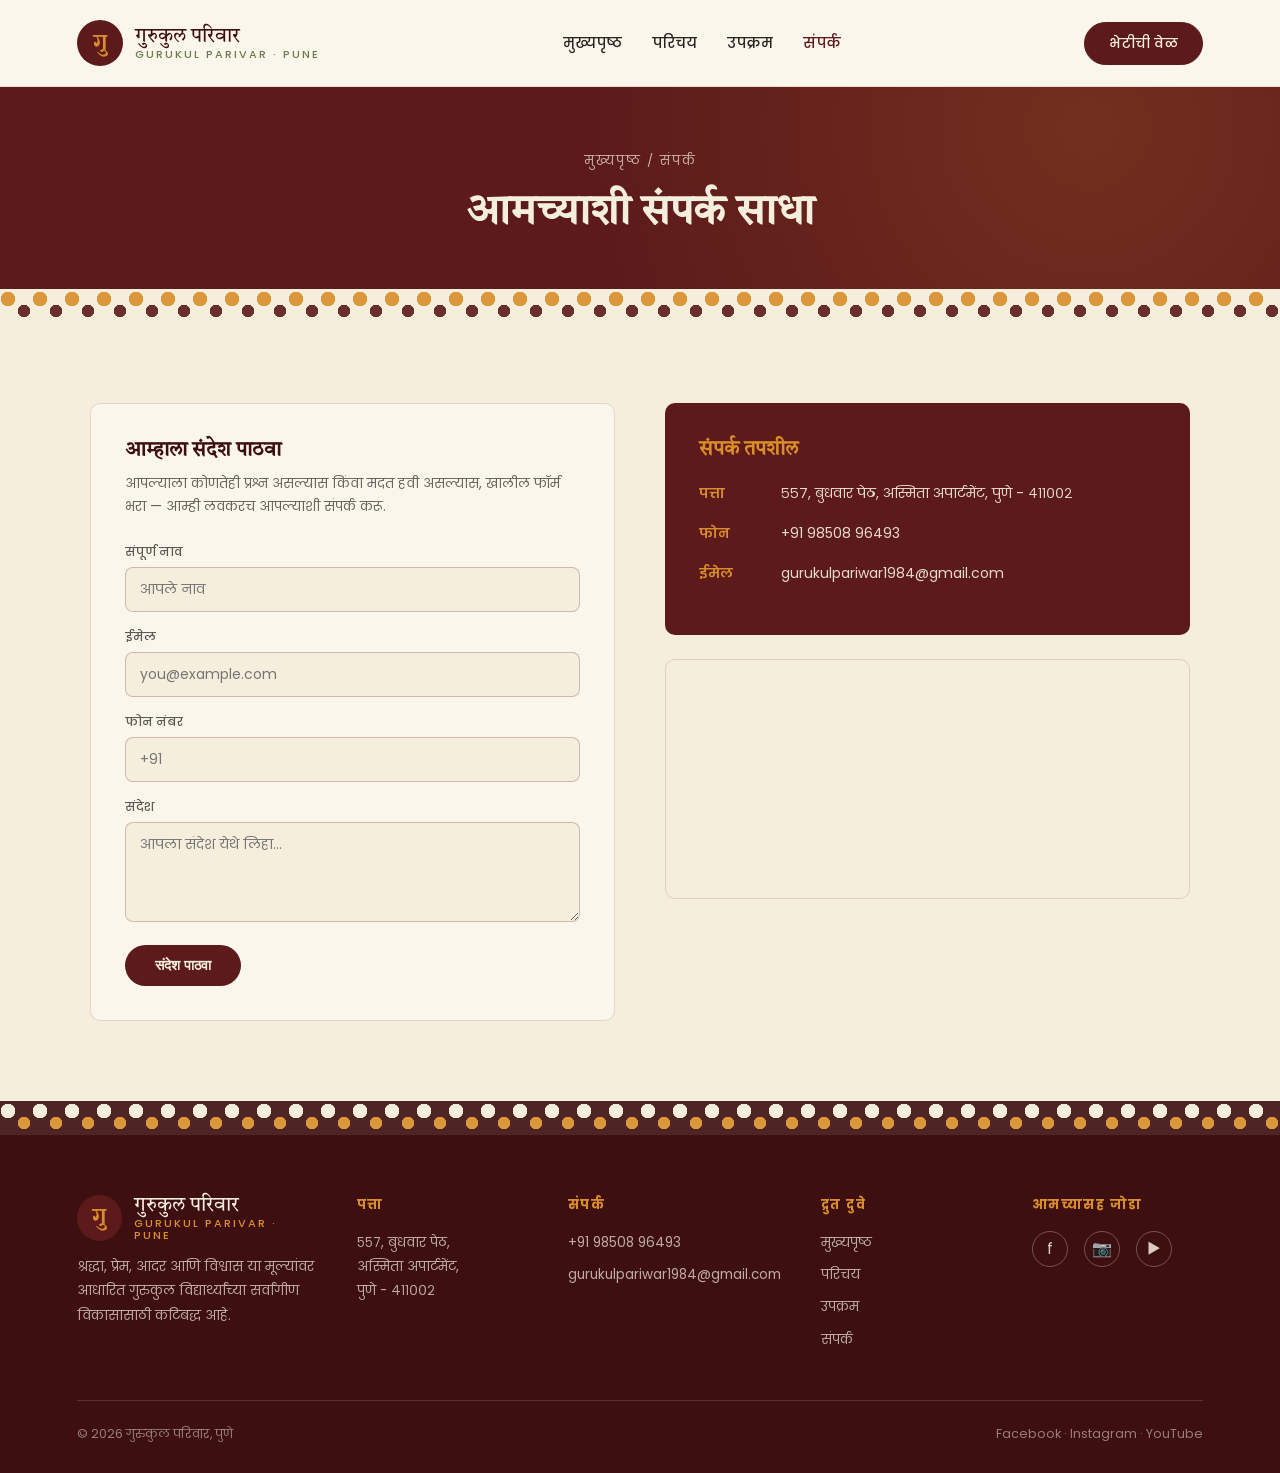
<file: contact.html>
<!DOCTYPE html>
<html lang="mr">
<head>
<meta charset="UTF-8">
<meta name="viewport" content="width=device-width, initial-scale=1.0">
<title>संपर्क | Gurukul Parivar Pune</title>
<link rel="preconnect" href="https://fonts.googleapis.com">
<link href="https://fonts.googleapis.com/css2?family=Yatra+One&family=Tiro+Devanagari+Marathi:ital@0;1&family=Poppins:wght@300;400;500;600&family=Noto+Sans+Devanagari:wght@400;500;600&display=swap" rel="stylesheet">
<link rel="stylesheet" href="styles.css">
<style>
  .contact-wrap{max-width:1100px;margin:0 auto;display:grid;grid-template-columns:1fr 1fr;gap:50px;}
  .contact-form-card{background:var(--ivory-soft);border:1px solid rgba(92,26,27,0.14);border-radius:10px;padding:34px;}
  .contact-form-card h3{font-family:'Tiro Devanagari Marathi',serif;font-size:20px;color:var(--maroon-dark);margin-bottom:8px;}
  .contact-form-card .sub{font-size:13.5px;color:var(--ink);opacity:0.7;margin-bottom:24px;line-height:1.7;}
  .field{margin-bottom:16px;}
  .field label{display:block;font-size:12.5px;color:var(--ink);opacity:0.75;margin-bottom:6px;font-weight:500;}
  .field input, .field textarea{
    width:100%;padding:11px 14px;border:1px solid rgba(92,26,27,0.25);
    border-radius:8px;background:var(--ivory);font-family:inherit;font-size:14px;color:var(--ink);
  }
  .field textarea{resize:vertical;min-height:100px;}
  .field input:focus, .field textarea:focus{outline:none;border-color:var(--turmeric);}
  .submit-btn{
    background:var(--maroon);color:var(--ivory);border:none;
    padding:12px 30px;border-radius:30px;font-size:14px;font-weight:600;cursor:pointer;
    transition:background .2s;
  }
  .submit-btn:hover{background:var(--turmeric);color:var(--maroon-dark);}

  .info-card{background:var(--maroon);color:var(--ivory);border-radius:10px;padding:34px;margin-bottom:24px;}
  .info-card h3{font-family:'Tiro Devanagari Marathi',serif;font-size:20px;color:var(--turmeric);margin-bottom:18px;}
  .info-row{display:flex;gap:12px;margin-bottom:16px;font-size:14px;line-height:1.7;color:rgba(246,238,221,0.9);}
  .info-row .lbl{color:var(--turmeric);font-weight:600;min-width:70px;}
  .map-frame{border-radius:10px;overflow:hidden;border:1px solid rgba(92,26,27,0.14);height:240px;}
  .map-frame iframe{width:100%;height:100%;border:0;}

  @media (max-width:900px){
    .contact-wrap{grid-template-columns:1fr;}
    .footer-grid{grid-template-columns:1fr 1fr;}
  }
</style>
</head>
<body>

<header>
  <a href="index.html" class="logo-wrap">
    <div class="logo-mark">गु</div>
    <div class="logo-text">गुरुकुल परिवार<span>GURUKUL PARIVAR · PUNE</span></div>
  </a>
  <nav>
    <a href="index.html">मुख्यपृष्ठ</a>
    <a href="about.html">परिचय</a>
    <a href="events.html">उपक्रम</a>
    <a href="contact.html" class="active">संपर्क</a>
  </nav>
  <a href="contact.html" class="cta-btn">भेटीची वेळ</a>
</header>

<section class="page-hero">
  <div class="crumb">मुख्यपृष्ठ / संपर्क</div>
  <h1>आमच्याशी संपर्क साधा</h1>
</section>
<div class="garland"></div>

<section>
  <div class="contact-wrap">
    <div class="contact-form-card">
      <h3>आम्हाला संदेश पाठवा</h3>
      <p class="sub">आपल्याला कोणतेही प्रश्न असल्यास किंवा मदत हवी असल्यास, खालील फॉर्म भरा — आम्ही लवकरच आपल्याशी संपर्क करू.</p>
      <form onsubmit="event.preventDefault(); this.querySelector('.submit-btn').textContent='पाठवले ✓';">
        <div class="field"><label>संपूर्ण नाव</label><input type="text" placeholder="आपले नाव" required></div>
        <div class="field"><label>ईमेल</label><input type="email" placeholder="you@example.com" required></div>
        <div class="field"><label>फोन नंबर</label><input type="tel" placeholder="+91"></div>
        <div class="field"><label>संदेश</label><textarea placeholder="आपला संदेश येथे लिहा..." required></textarea></div>
        <button type="submit" class="submit-btn">संदेश पाठवा</button>
      </form>
    </div>
    <div>
      <div class="info-card">
        <h3>संपर्क तपशील</h3>
        <div class="info-row"><span class="lbl">पत्ता</span><span>५५७, बुधवार पेठ, अस्मिता अपार्टमेंट, पुणे - ४११००२</span></div>
        <div class="info-row"><span class="lbl">फोन</span><span>+91 98508 96493</span></div>
        <div class="info-row"><span class="lbl">ईमेल</span><span>gurukulpariwar1984@gmail.com</span></div>
      </div>
      <div class="map-frame">
        <iframe src="https://www.google.com/maps/embed?pb=!1m18!1m12!1m3!1d3783.2432967206805!2d73.8584786!3d18.5179045!2m3!1f0!2f0!3f0!3m2!1i1024!2i768!4f13.1!3m3!1m2!1s0x3bc2c100225518ff%3A0x27208738dee369d8!2sAsmita%20Apartment!5e0!3m2!1sen!2sin!4v1766332782440!5m2!1sen!2sin" loading="lazy"></iframe>
      </div>
    </div>
  </div>
</section>

<div class="garland light" style="background-color:var(--maroon-dark);"></div>

<footer>
  <div class="footer-grid">
    <div>
      <div class="logo-wrap" style="margin-bottom:14px;">
        <div class="logo-mark">गु</div>
        <div class="logo-text" style="color:var(--ivory);">गुरुकुल परिवार<span style="color:var(--turmeric);">GURUKUL PARIVAR · PUNE</span></div>
      </div>
      <p>श्रद्धा, प्रेम, आदर आणि विश्वास या मूल्यांवर आधारित गुरुकुल विद्यार्थ्यांच्या सर्वांगीण विकासासाठी कटिबद्ध आहे.</p>
    </div>
    <div>
      <h5>पत्ता</h5>
      <p>५५७, बुधवार पेठ,<br>अस्मिता अपार्टमेंट,<br>पुणे - ४११००२</p>
    </div>
    <div>
      <h5>संपर्क</h5>
      <ul>
        <li>+91 98508 96493</li>
        <li>gurukulpariwar1984@gmail.com</li>
      </ul>
    </div>
    <div>
      <h5>द्रुत दुवे</h5>
      <ul>
        <li><a href="index.html">मुख्यपृष्ठ</a></li>
        <li><a href="about.html">परिचय</a></li>
        <li><a href="events.html">उपक्रम</a></li>
        <li><a href="contact.html">संपर्क</a></li>
      </ul>
    </div>
    <div>
      <h5>आमच्यासह जोडा</h5>
      <div class="social-links">
        <a href="https://www.facebook.com/profile.php?id=100006376236905" target="_blank" rel="noopener" title="Facebook">f</a>
        <a href="https://www.instagram.com/pariwargurukul/" target="_blank" rel="noopener" title="Instagram">📷</a>
        <a href="https://www.youtube.com/@gurukulpariwarpune5432" target="_blank" rel="noopener" title="YouTube">▶</a>
      </div>
    </div>
  </div>
  <div class="footer-bottom">
    <span>© 2026 गुरुकुल परिवार, पुणे</span>
    <span>Facebook · Instagram · YouTube</span>
  </div>
</footer>

  <script src="site.js"></script>
</body>
</html>
</file>
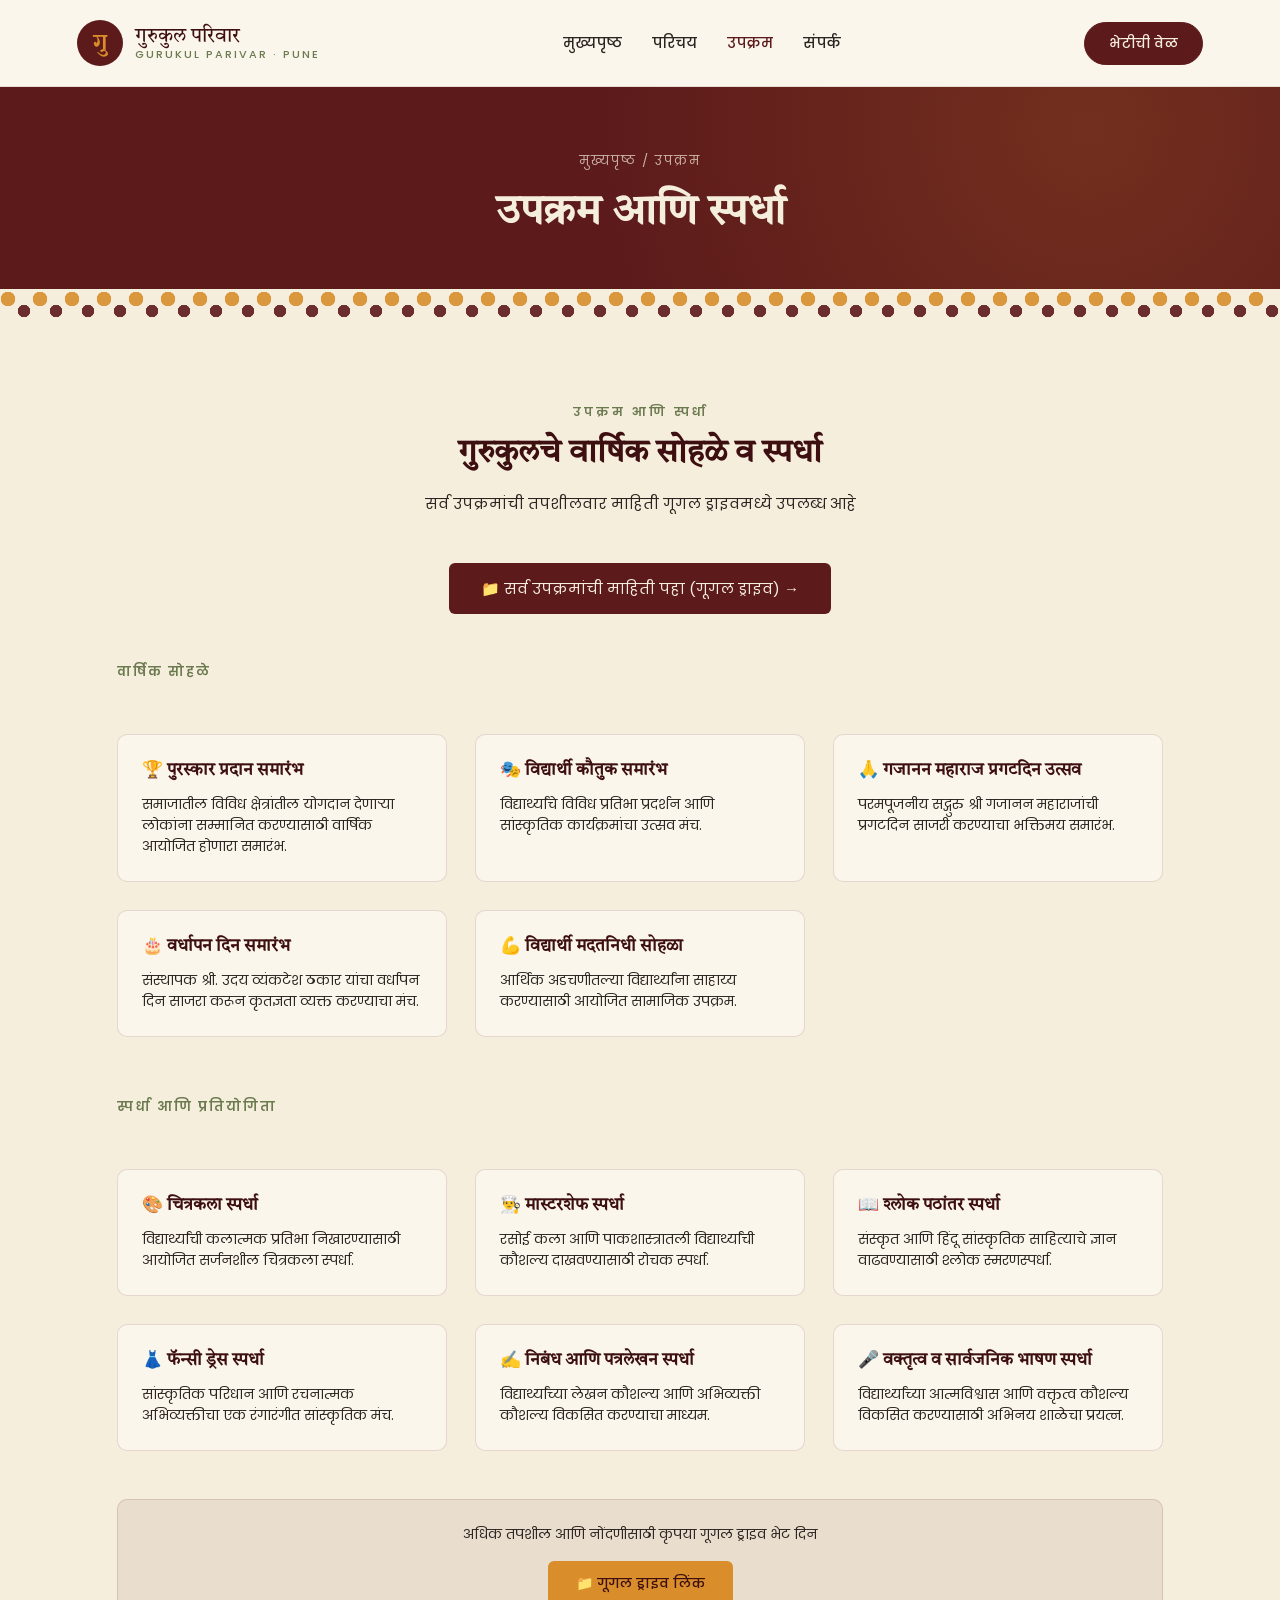
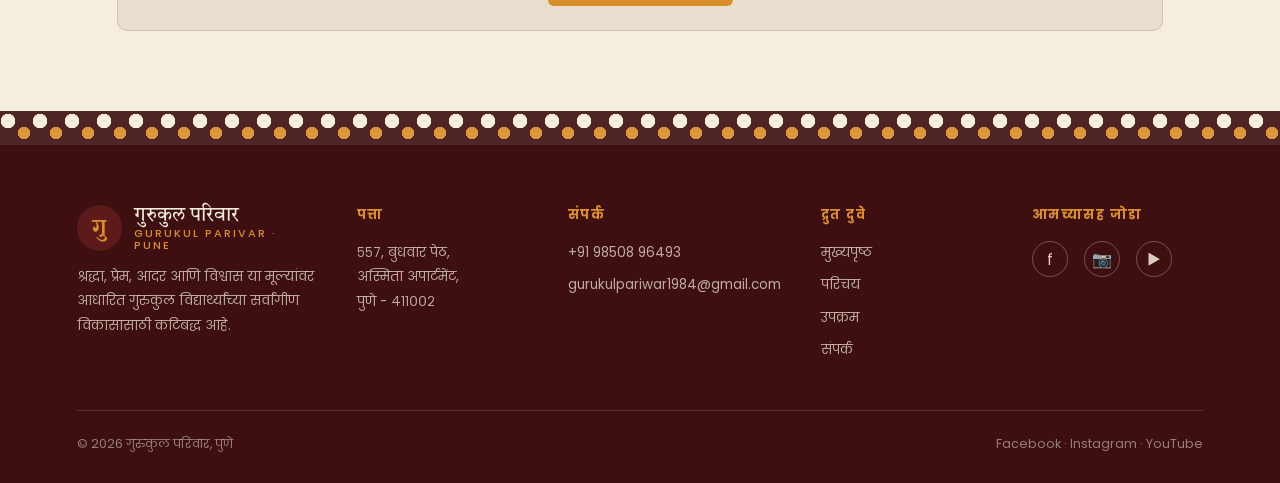
<file: events.html>
<!DOCTYPE html>
<html lang="mr">
<head>
<meta charset="UTF-8">
<meta name="viewport" content="width=device-width, initial-scale=1.0">
<title>उपक्रम | Gurukul Parivar Pune</title>
<link rel="preconnect" href="https://fonts.googleapis.com">
<link href="https://fonts.googleapis.com/css2?family=Yatra+One&family=Tiro+Devanagari+Marathi:ital@0;1&family=Poppins:wght@300;400;500;600&family=Noto+Sans+Devanagari:wght@400;500;600&display=swap" rel="stylesheet">
<link rel="stylesheet" href="styles.css">
<style>
  .group-tag{
    max-width:1080px;margin:0 auto 18px;font-size:13px;letter-spacing:2px;
    text-transform:uppercase;color:var(--sage);font-weight:600;
  }
  .cat-grid{max-width:1080px;margin:0 auto 56px;display:grid;grid-template-columns:repeat(3,1fr);gap:22px;}
  .cat-card{
    background:var(--ivory-soft);border:1px solid rgba(92,26,27,0.14);border-radius:10px;
    padding:24px 22px;transition:border-color .2s, transform .2s;
  }
  .cat-card:hover{border-color:var(--turmeric);transform:translateY(-4px);}
  .cat-card h4{font-family:'Tiro Devanagari Marathi',serif;font-size:17px;color:var(--maroon-dark);margin-bottom:14px;}
  .cat-years{display:flex;gap:8px;}
  .cat-years a{
    font-size:12.5px;font-weight:500;padding:5px 13px;border-radius:16px;
    background:var(--ivory);border:1px solid rgba(92,26,27,0.18);color:var(--maroon);
  }
  .cat-years a:hover{background:var(--maroon);color:var(--ivory);border-color:var(--maroon);}

  @media (max-width:900px){
    .cat-grid{grid-template-columns:1fr;}
    .footer-grid{grid-template-columns:1fr 1fr;}
  }
</style>
</head>
<body>

<header>
  <a href="index.html" class="logo-wrap">
    <div class="logo-mark">गु</div>
    <div class="logo-text">गुरुकुल परिवार<span>GURUKUL PARIVAR · PUNE</span></div>
  </a>
  <nav>
    <a href="index.html">मुख्यपृष्ठ</a>
    <a href="about.html">परिचय</a>
    <a href="events.html" class="active">उपक्रम</a>
    <a href="contact.html">संपर्क</a>
  </nav>
  <a href="contact.html" class="cta-btn">भेटीची वेळ</a>
</header>

<section class="page-hero">
  <div class="crumb">मुख्यपृष्ठ / उपक्रम</div>
  <h1>उपक्रम आणि स्पर्धा</h1>
</section>
<div class="garland"></div>

<section style="padding:80px 6%;max-width:1200px;margin:0 auto;">
  <div class="section-head" style="margin-bottom:48px;text-align:center;">
    <div class="tag">उपक्रम आणि स्पर्धा</div>
    <h2>गुरुकुलचे वार्षिक सोहळे व स्पर्धा</h2>
    <p style="margin-top:16px;font-size:15px;color:var(--ink);max-width:600px;margin-left:auto;margin-right:auto;">सर्व उपक्रमांची तपशीलवार माहिती गूगल ड्राइवमध्ये उपलब्ध आहे</p>
  </div>
  
  <div style="text-align:center;margin-bottom:48px;">
    <a href="https://drive.google.com/drive/folders/REPLACE_WITH_YOUR_FOLDER_ID" target="_blank" rel="noopener" class="btn-solid" style="background:var(--maroon);color:var(--ivory);display:inline-block;padding:14px 32px;font-size:15px;text-decoration:none;border-radius:6px;">📁 सर्व उपक्रमांची माहिती पहा (गूगल ड्राइव) →</a>
  </div>

  <div style="display:grid;grid-template-columns:repeat(auto-fit,minmax(300px,1fr));gap:28px;margin-bottom:48px;">
    
    <div class="group-tag" style="grid-column:1/-1;margin:0 0 24px 0;">वार्षिक सोहळे</div>
    
    <div style="background:var(--ivory-soft);border:1px solid rgba(92,26,27,0.14);border-radius:10px;padding:24px;transition:border-color .2s, transform .2s;" onmouseover="this.style.borderColor='var(--turmeric)';this.style.transform='translateY(-4px)'" onmouseout="this.style.borderColor='rgba(92,26,27,0.14)';this.style.transform='translateY(0)'">
      <h4 style="font-family:'Tiro Devanagari Marathi',serif;font-size:17px;color:var(--maroon-dark);margin-bottom:12px;">🏆 पुरस्कार प्रदान समारंभ</h4>
      <p style="font-size:14px;color:var(--ink);line-height:1.5;margin:0;">समाजातील विविध क्षेत्रांतील योगदान देणाऱ्या लोकांना सम्मानित करण्यासाठी वार्षिक आयोजित होणारा समारंभ.</p>
    </div>

    <div style="background:var(--ivory-soft);border:1px solid rgba(92,26,27,0.14);border-radius:10px;padding:24px;transition:border-color .2s, transform .2s;" onmouseover="this.style.borderColor='var(--turmeric)';this.style.transform='translateY(-4px)'" onmouseout="this.style.borderColor='rgba(92,26,27,0.14)';this.style.transform='translateY(0)'">
      <h4 style="font-family:'Tiro Devanagari Marathi',serif;font-size:17px;color:var(--maroon-dark);margin-bottom:12px;">🎭 विद्यार्थी कौतुक समारंभ</h4>
      <p style="font-size:14px;color:var(--ink);line-height:1.5;margin:0;">विद्यार्थ्यांचे विविध प्रतिभा प्रदर्शन आणि सांस्कृतिक कार्यक्रमांचा उत्सव मंच.</p>
    </div>

    <div style="background:var(--ivory-soft);border:1px solid rgba(92,26,27,0.14);border-radius:10px;padding:24px;transition:border-color .2s, transform .2s;" onmouseover="this.style.borderColor='var(--turmeric)';this.style.transform='translateY(-4px)'" onmouseout="this.style.borderColor='rgba(92,26,27,0.14)';this.style.transform='translateY(0)'">
      <h4 style="font-family:'Tiro Devanagari Marathi',serif;font-size:17px;color:var(--maroon-dark);margin-bottom:12px;">🙏 गजानन महाराज प्रगटदिन उत्सव</h4>
      <p style="font-size:14px;color:var(--ink);line-height:1.5;margin:0;">परमपूजनीय सद्गुरु श्री गजानन महाराजांची प्रगटदिन साजरी करण्याचा भक्तिमय समारंभ.</p>
    </div>

    <div style="background:var(--ivory-soft);border:1px solid rgba(92,26,27,0.14);border-radius:10px;padding:24px;transition:border-color .2s, transform .2s;" onmouseover="this.style.borderColor='var(--turmeric)';this.style.transform='translateY(-4px)'" onmouseout="this.style.borderColor='rgba(92,26,27,0.14)';this.style.transform='translateY(0)'">
      <h4 style="font-family:'Tiro Devanagari Marathi',serif;font-size:17px;color:var(--maroon-dark);margin-bottom:12px;">🎂 वर्धापन दिन समारंभ</h4>
      <p style="font-size:14px;color:var(--ink);line-height:1.5;margin:0;">संस्थापक श्री. उदय व्यंकटेश ठकार यांचा वर्धापन दिन साजरा करून कृतज्ञता व्यक्त करण्याचा मंच.</p>
    </div>

    <div style="background:var(--ivory-soft);border:1px solid rgba(92,26,27,0.14);border-radius:10px;padding:24px;transition:border-color .2s, transform .2s;" onmouseover="this.style.borderColor='var(--turmeric)';this.style.transform='translateY(-4px)'" onmouseout="this.style.borderColor='rgba(92,26,27,0.14)';this.style.transform='translateY(0)'">
      <h4 style="font-family:'Tiro Devanagari Marathi',serif;font-size:17px;color:var(--maroon-dark);margin-bottom:12px;">💪 विद्यार्थी मदतनिधी सोहळा</h4>
      <p style="font-size:14px;color:var(--ink);line-height:1.5;margin:0;">आर्थिक अडचणीतल्या विद्यार्थ्यांना साहाय्य करण्यासाठी आयोजित सामाजिक उपक्रम.</p>
    </div>

    <div class="group-tag" style="grid-column:1/-1;margin:32px 0 24px 0;">स्पर्धा आणि प्रतियोगिता</div>

    <div style="background:var(--ivory-soft);border:1px solid rgba(92,26,27,0.14);border-radius:10px;padding:24px;transition:border-color .2s, transform .2s;" onmouseover="this.style.borderColor='var(--turmeric)';this.style.transform='translateY(-4px)'" onmouseout="this.style.borderColor='rgba(92,26,27,0.14)';this.style.transform='translateY(0)'">
      <h4 style="font-family:'Tiro Devanagari Marathi',serif;font-size:17px;color:var(--maroon-dark);margin-bottom:12px;">🎨 चित्रकला स्पर्धा</h4>
      <p style="font-size:14px;color:var(--ink);line-height:1.5;margin:0;">विद्यार्थ्यांची कलात्मक प्रतिभा निखारण्यासाठी आयोजित सर्जनशील चित्रकला स्पर्धा.</p>
    </div>

    <div style="background:var(--ivory-soft);border:1px solid rgba(92,26,27,0.14);border-radius:10px;padding:24px;transition:border-color .2s, transform .2s;" onmouseover="this.style.borderColor='var(--turmeric)';this.style.transform='translateY(-4px)'" onmouseout="this.style.borderColor='rgba(92,26,27,0.14)';this.style.transform='translateY(0)'">
      <h4 style="font-family:'Tiro Devanagari Marathi',serif;font-size:17px;color:var(--maroon-dark);margin-bottom:12px;">👨‍🍳 मास्टरशेफ स्पर्धा</h4>
      <p style="font-size:14px;color:var(--ink);line-height:1.5;margin:0;">रसोई कला आणि पाकशास्त्रातली विद्यार्थ्यांची कौशल्य दाखवण्यासाठी रोचक स्पर्धा.</p>
    </div>

    <div style="background:var(--ivory-soft);border:1px solid rgba(92,26,27,0.14);border-radius:10px;padding:24px;transition:border-color .2s, transform .2s;" onmouseover="this.style.borderColor='var(--turmeric)';this.style.transform='translateY(-4px)'" onmouseout="this.style.borderColor='rgba(92,26,27,0.14)';this.style.transform='translateY(0)'">
      <h4 style="font-family:'Tiro Devanagari Marathi',serif;font-size:17px;color:var(--maroon-dark);margin-bottom:12px;">📖 श्लोक पठांतर स्पर्धा</h4>
      <p style="font-size:14px;color:var(--ink);line-height:1.5;margin:0;">संस्कृत आणि हिंदू सांस्कृतिक साहित्याचे ज्ञान वाढवण्यासाठी श्लोक स्मरणस्पर्धा.</p>
    </div>

    <div style="background:var(--ivory-soft);border:1px solid rgba(92,26,27,0.14);border-radius:10px;padding:24px;transition:border-color .2s, transform .2s;" onmouseover="this.style.borderColor='var(--turmeric)';this.style.transform='translateY(-4px)'" onmouseout="this.style.borderColor='rgba(92,26,27,0.14)';this.style.transform='translateY(0)'">
      <h4 style="font-family:'Tiro Devanagari Marathi',serif;font-size:17px;color:var(--maroon-dark);margin-bottom:12px;">👗 फॅन्सी ड्रेस स्पर्धा</h4>
      <p style="font-size:14px;color:var(--ink);line-height:1.5;margin:0;">सांस्कृतिक परिधान आणि रचनात्मक अभिव्यक्तीचा एक रंगारंगीत सांस्कृतिक मंच.</p>
    </div>

    <div style="background:var(--ivory-soft);border:1px solid rgba(92,26,27,0.14);border-radius:10px;padding:24px;transition:border-color .2s, transform .2s;" onmouseover="this.style.borderColor='var(--turmeric)';this.style.transform='translateY(-4px)'" onmouseout="this.style.borderColor='rgba(92,26,27,0.14)';this.style.transform='translateY(0)'">
      <h4 style="font-family:'Tiro Devanagari Marathi',serif;font-size:17px;color:var(--maroon-dark);margin-bottom:12px;">✍️ निबंध आणि पत्रलेखन स्पर्धा</h4>
      <p style="font-size:14px;color:var(--ink);line-height:1.5;margin:0;">विद्यार्थ्यांच्या लेखन कौशल्य आणि अभिव्यक्ती कौशल्य विकसित करण्याचा माध्यम.</p>
    </div>

    <div style="background:var(--ivory-soft);border:1px solid rgba(92,26,27,0.14);border-radius:10px;padding:24px;transition:border-color .2s, transform .2s;" onmouseover="this.style.borderColor='var(--turmeric)';this.style.transform='translateY(-4px)'" onmouseout="this.style.borderColor='rgba(92,26,27,0.14)';this.style.transform='translateY(0)'">
      <h4 style="font-family:'Tiro Devanagari Marathi',serif;font-size:17px;color:var(--maroon-dark);margin-bottom:12px;">🎤 वक्तृत्व व सार्वजनिक भाषण स्पर्धा</h4>
      <p style="font-size:14px;color:var(--ink);line-height:1.5;margin:0;">विद्यार्थ्यांच्या आत्मविश्वास आणि वक्तृत्व कौशल्य विकसित करण्यासाठी अभिनय शाळेचा प्रयत्न.</p>
    </div>

  </div>

  <div style="text-align:center;margin-top:48px;padding:24px;background:rgba(92,26,27,0.08);border-radius:10px;border:1px solid rgba(92,26,27,0.14);">
    <p style="margin:0 0 16px 0;font-size:14px;color:var(--ink);">अधिक तपशील आणि नोंदणीसाठी कृपया गूगल ड्राइव भेट दिन</p>
    <a href="https://drive.google.com/drive/folders/REPLACE_WITH_YOUR_FOLDER_ID" target="_blank" rel="noopener" class="btn-solid" style="background:var(--turmeric);color:var(--maroon-dark);display:inline-block;padding:12px 28px;font-size:14px;text-decoration:none;border-radius:6px;font-weight:500;">📁 गूगल ड्राइव लिंक</a>
  </div>

</section>

<div class="garland light" style="background-color:var(--maroon-dark);"></div>

<footer>
  <div class="footer-grid">
    <div>
      <div class="logo-wrap" style="margin-bottom:14px;">
        <div class="logo-mark">गु</div>
        <div class="logo-text" style="color:var(--ivory);">गुरुकुल परिवार<span style="color:var(--turmeric);">GURUKUL PARIVAR · PUNE</span></div>
      </div>
      <p>श्रद्धा, प्रेम, आदर आणि विश्वास या मूल्यांवर आधारित गुरुकुल विद्यार्थ्यांच्या सर्वांगीण विकासासाठी कटिबद्ध आहे.</p>
    </div>
    <div>
      <h5>पत्ता</h5>
      <p>५५७, बुधवार पेठ,<br>अस्मिता अपार्टमेंट,<br>पुणे - ४११००२</p>
    </div>
    <div>
      <h5>संपर्क</h5>
      <ul>
        <li>+91 98508 96493</li>
        <li>gurukulpariwar1984@gmail.com</li>
      </ul>
    </div>
    <div>
      <h5>द्रुत दुवे</h5>
      <ul>
        <li><a href="index.html">मुख्यपृष्ठ</a></li>
        <li><a href="about.html">परिचय</a></li>
        <li><a href="events.html">उपक्रम</a></li>
        <li><a href="contact.html">संपर्क</a></li>
      </ul>
    </div>
    <div>
      <h5>आमच्यासह जोडा</h5>
      <div class="social-links">
        <a href="https://www.facebook.com/profile.php?id=100006376236905" target="_blank" rel="noopener" title="Facebook">f</a>
        <a href="https://www.instagram.com/pariwargurukul/" target="_blank" rel="noopener" title="Instagram">📷</a>
        <a href="https://www.youtube.com/@gurukulpariwarpune5432" target="_blank" rel="noopener" title="YouTube">▶</a>
      </div>
    </div>
  </div>
  <div class="footer-bottom">
    <span>© 2026 गुरुकुल परिवार, पुणे</span>
    <span>Facebook · Instagram · YouTube</span>
  </div>
</footer>

  <script src="site.js"></script>
</body>
</html>
</file>
<file: styles.css>
:root{
  --maroon:#5C1A1B;
  --maroon-dark:#3D0F10;
  --turmeric:#D98E2B;
  --ivory:#F6EEDD;
  --ink:#2B2420;
  --sage:#6B7A4F;
  --ivory-soft:#FBF6EC;
}
*{margin:0;padding:0;box-sizing:border-box;}
body{
  background:var(--ivory);
  color:var(--ink);
  font-family:'Poppins','Noto Sans Devanagari',sans-serif;
  overflow-x:hidden;
}
a{color:inherit;text-decoration:none;}
img{max-width:100%;display:block;}

.garland{
  width:100%;height:34px;
  background-repeat:repeat-x;background-size:64px 34px;
  background-image:
    radial-gradient(circle at 8px 10px, var(--turmeric) 7px, transparent 7.5px),
    radial-gradient(circle at 24px 22px, var(--maroon) 6px, transparent 6.5px),
    radial-gradient(circle at 40px 10px, var(--turmeric) 7px, transparent 7.5px),
    radial-gradient(circle at 56px 22px, var(--maroon) 6px, transparent 6.5px);
  opacity:0.9;
}
.garland.light{
  background-image:
    radial-gradient(circle at 8px 10px, var(--ivory) 7px, transparent 7.5px),
    radial-gradient(circle at 24px 22px, var(--turmeric) 6px, transparent 6.5px),
    radial-gradient(circle at 40px 10px, var(--ivory) 7px, transparent 7.5px),
    radial-gradient(circle at 56px 22px, var(--turmeric) 6px, transparent 6.5px);
}

header{
  display:flex;align-items:center;justify-content:space-between;
  padding:20px 6%;background:var(--ivory-soft);
  position:sticky;top:0;z-index:50;
  border-bottom:1px solid rgba(92,26,27,0.12);
}
.logo-wrap{display:flex;align-items:center;gap:12px;}
.logo-mark{
  width:46px;height:46px;border-radius:50%;background:var(--maroon);
  display:flex;align-items:center;justify-content:center;
  color:var(--turmeric);font-family:'Yatra One',serif;font-size:22px;
}
.logo-text{font-family:'Tiro Devanagari Marathi',serif;font-size:20px;color:var(--maroon-dark);line-height:1.1;}
.logo-text span{display:block;font-family:'Poppins',sans-serif;font-size:11px;letter-spacing:2px;color:var(--sage);font-weight:500;}
nav{display:flex;align-items:center;gap:30px;font-size:14.5px;font-weight:500;}
nav a{position:relative;color:var(--ink);transition:color .2s;}
nav a:hover, nav a.active{color:var(--maroon);}
.nav-tag{
  background:var(--turmeric);color:var(--maroon-dark);
  padding:7px 18px;border-radius:20px;font-weight:600;font-size:13.5px;
  display:inline-flex;align-items:center;gap:6px;transition:background .2s;
}
.nav-tag:hover{background:#c47c1f;color:var(--ivory);}
.cta-btn{
  background:var(--maroon);color:var(--ivory);
  padding:10px 24px;border-radius:30px;font-size:14px;font-weight:500;
  border:1px solid var(--maroon);transition:background .2s, color .2s;
}
.cta-btn:hover{background:var(--turmeric);border-color:var(--turmeric);color:var(--maroon-dark);}

.page-hero{
  background:var(--maroon);color:var(--ivory);
  padding:64px 6% 48px;text-align:center;position:relative;overflow:hidden;
}
.page-hero::before{
  content:"";position:absolute;inset:0;
  background:radial-gradient(circle at 85% 20%, rgba(217,142,43,0.18), transparent 45%);
}
.page-hero .crumb{position:relative;z-index:2;font-size:13px;letter-spacing:2px;color:rgba(246,238,221,0.7);margin-bottom:14px;text-transform:uppercase;}
.page-hero h1{position:relative;z-index:2;font-family:'Tiro Devanagari Marathi',serif;font-size:clamp(28px,4vw,42px);}

section{padding:80px 6%;}
.section-head{max-width:680px;margin:0 auto 50px;text-align:center;}
.section-head .tag{font-size:12.5px;letter-spacing:3px;text-transform:uppercase;color:var(--sage);font-weight:600;margin-bottom:12px;}
.section-head h2{font-family:'Tiro Devanagari Marathi',serif;font-size:clamp(24px,3vw,32px);color:var(--maroon-dark);}

footer{background:var(--maroon-dark);color:rgba(246,238,221,0.85);padding:60px 6% 30px;}
.footer-grid{max-width:1140px;margin:0 auto;display:grid;grid-template-columns:1.4fr 1fr 1fr 1fr 1fr;gap:40px;padding-bottom:40px;}
.footer-grid h5{font-size:13px;letter-spacing:1.5px;text-transform:uppercase;color:var(--turmeric);margin-bottom:16px;}
.footer-grid p, .footer-grid li{font-size:13.5px;line-height:1.8;color:rgba(246,238,221,0.7);}
.footer-grid ul{list-style:none;}
.footer-grid li{margin-bottom:8px;}
.footer-grid li a{transition:color .2s;}
.footer-grid li a:hover{color:var(--turmeric);}
.social-links{display:flex;gap:16px;margin-top:12px;}
.social-links a{width:36px;height:36px;border-radius:50%;border:1px solid rgba(246,238,221,0.3);display:flex;align-items:center;justify-content:center;font-size:16px;transition:background .2s, border-color .2s;}
.social-links a:hover{background:var(--turmeric);color:var(--maroon-dark);border-color:var(--turmeric);}
.footer-bottom{
  max-width:1140px;margin:0 auto;border-top:1px solid rgba(246,238,221,0.15);
  padding-top:24px;font-size:12.5px;color:rgba(246,238,221,0.5);
  display:flex;justify-content:space-between;flex-wrap:wrap;gap:10px;
}

@media (max-width:900px){
  nav{display:none;}
}
</file>
